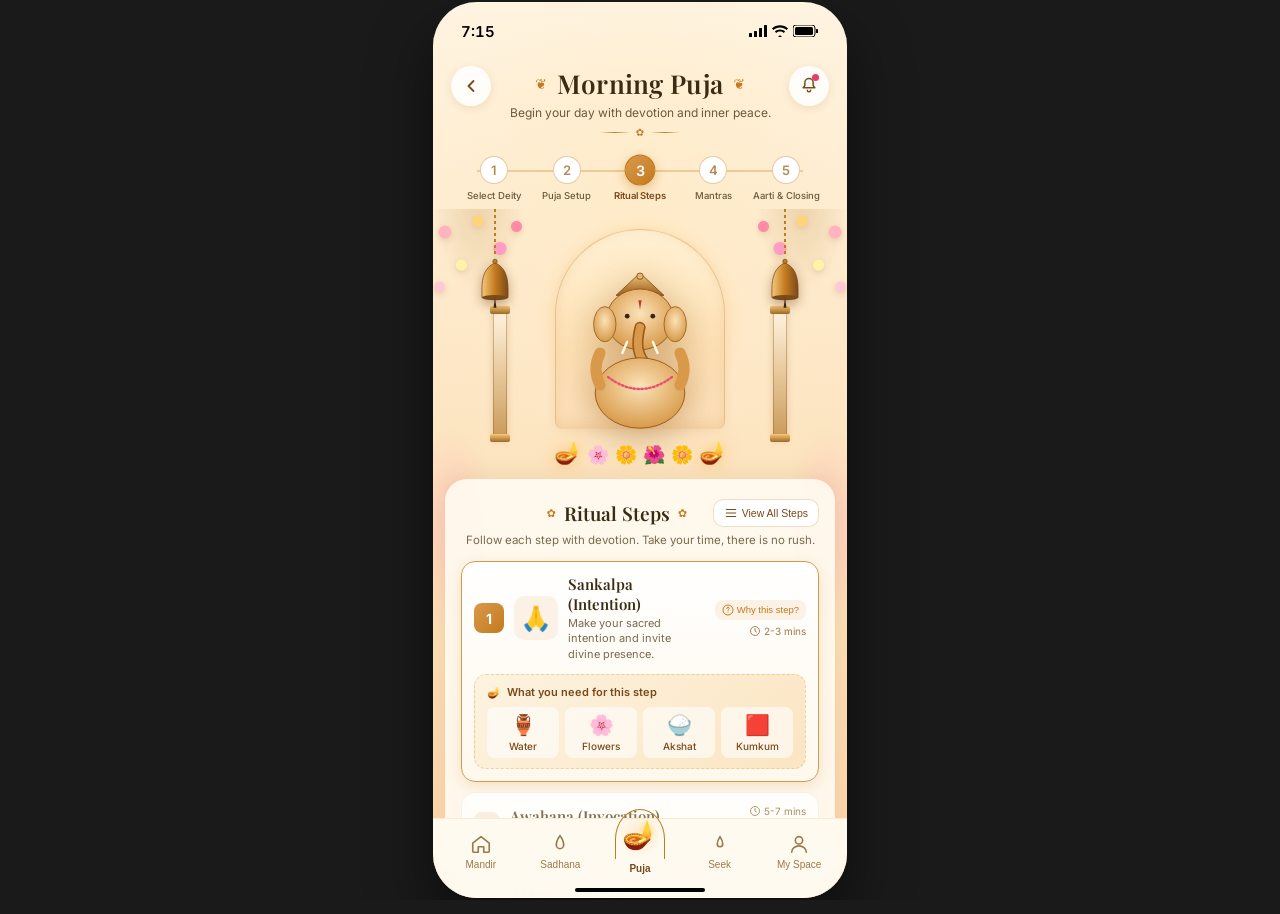
<file: index.html>
<!DOCTYPE html>
<html lang="en">
<head>
<meta charset="UTF-8" />
<meta name="viewport" content="width=device-width, initial-scale=1.0, maximum-scale=1.0, user-scalable=no" />
<title>Morning Puja · Devotional</title>
<link rel="preconnect" href="https://fonts.googleapis.com">
<link rel="preconnect" href="https://fonts.gstatic.com" crossorigin>
<link href="https://fonts.googleapis.com/css2?family=Playfair+Display:wght@500;600;700&family=Inter:wght@300;400;500;600;700&family=Noto+Sans+Devanagari:wght@500;600&display=swap" rel="stylesheet">
<link rel="stylesheet" href="styles.css" />
</head>
<body>
  <div class="phone">
    <!-- Status Bar -->
    <div class="status-bar">
      <span class="time">7:15</span>
      <div class="status-icons">
        <svg viewBox="0 0 18 12" width="18" height="12" aria-hidden="true"><g fill="#000"><rect x="0" y="8" width="3" height="4" rx="0.5"/><rect x="5" y="6" width="3" height="6" rx="0.5"/><rect x="10" y="3" width="3" height="9" rx="0.5"/><rect x="15" y="0" width="3" height="12" rx="0.5"/></g></svg>
        <svg viewBox="0 0 16 12" width="16" height="12" aria-hidden="true"><path d="M8 2.5c2.5 0 4.8.9 6.6 2.5l1.4-1.5C13.8 1.4 11 0.3 8 0.3S2.2 1.4 0 3.5L1.4 5C3.2 3.4 5.5 2.5 8 2.5zm0 4c1.4 0 2.7.5 3.7 1.4l1.4-1.5C11.7 5.2 9.9 4.5 8 4.5S4.3 5.2 2.9 6.4L4.3 7.9C5.3 7 6.6 6.5 8 6.5zm0 4c.7 0 1.3.2 1.8.7L8 13l-1.8-1.8c.5-.5 1.1-.7 1.8-.7z" fill="#000"/></svg>
        <svg viewBox="0 0 26 12" width="26" height="12" aria-hidden="true"><rect x="0" y="0" width="22" height="12" rx="3" ry="3" fill="none" stroke="#000" stroke-width="1"/><rect x="2" y="2" width="18" height="8" rx="1.5" fill="#000"/><rect x="23" y="4" width="2" height="4" rx="0.5" fill="#000"/></svg>
      </div>
    </div>

    <!-- Background Layer -->
    <div class="bg-layer"></div>

    <!-- Scrollable Content -->
    <main class="content">
      <!-- Top Bar -->
      <div class="top-bar">
        <button class="circle-btn back" aria-label="Back">
          <svg viewBox="0 0 24 24" width="20" height="20"><path d="M15 6l-6 6 6 6" fill="none" stroke="#7a4a1a" stroke-width="2.2" stroke-linecap="round" stroke-linejoin="round"/></svg>
        </button>

        <div class="title-wrap">
          <div class="title-row">
            <span class="ornament">&#10086;</span>
            <h1>Morning Puja</h1>
            <span class="ornament">&#10086;</span>
          </div>
          <p class="subtitle">Begin your day with devotion and inner peace.</p>
          <div class="title-divider"><span></span>&#10047;<span></span></div>
        </div>

        <button class="circle-btn bell" aria-label="Notifications">
          <svg viewBox="0 0 24 24" width="20" height="20"><path d="M12 3a5 5 0 00-5 5v3.5L5 14h14l-2-2.5V8a5 5 0 00-5-5z" fill="none" stroke="#7a4a1a" stroke-width="1.8" stroke-linejoin="round"/><path d="M10 17a2 2 0 004 0" fill="none" stroke="#7a4a1a" stroke-width="1.8" stroke-linecap="round"/></svg>
          <span class="dot"></span>
        </button>
      </div>

      <!-- Stepper -->
      <div class="stepper">
        <div class="stepper-line"></div>
        <div class="step" data-step="1">
          <div class="step-circle">1</div>
          <div class="step-label">Select Deity</div>
        </div>
        <div class="step" data-step="2">
          <div class="step-circle">2</div>
          <div class="step-label">Puja Setup</div>
        </div>
        <div class="step active" data-step="3">
          <div class="step-circle">3</div>
          <div class="step-label">Ritual Steps</div>
        </div>
        <div class="step" data-step="4">
          <div class="step-circle">4</div>
          <div class="step-label">Mantras</div>
        </div>
        <div class="step" data-step="5">
          <div class="step-circle">5</div>
          <div class="step-label">Aarti &amp; Closing</div>
        </div>
      </div>

      <!-- Deity Hero -->
      <div class="deity-hero">
        <div class="garland garland-left"></div>
        <div class="garland garland-right"></div>

        <div class="hanging hanging-left">
          <div class="chain"></div>
          <svg class="brass-bell" viewBox="0 0 60 80" width="44" height="58">
            <defs>
              <linearGradient id="bellGradL" x1="0" x2="1">
                <stop offset="0" stop-color="#f4c97a"/>
                <stop offset="0.5" stop-color="#c47a1f"/>
                <stop offset="1" stop-color="#7a4a1a"/>
              </linearGradient>
            </defs>
            <path d="M30 8 C16 14 12 28 12 44 L12 56 L48 56 L48 44 C48 28 44 14 30 8 Z" fill="url(#bellGradL)" stroke="#7a4a1a" stroke-width="1"/>
            <ellipse cx="30" cy="56" rx="18" ry="3.5" fill="#7a4a1a"/>
            <path d="M30 56 L28 70 L32 70 Z" fill="#3a2410"/>
            <circle cx="30" cy="6" r="3" fill="#c47a1f" stroke="#7a4a1a"/>
          </svg>
        </div>
        <div class="hanging hanging-right">
          <div class="chain"></div>
          <svg class="brass-bell" viewBox="0 0 60 80" width="44" height="58">
            <defs>
              <linearGradient id="bellGradR" x1="0" x2="1">
                <stop offset="0" stop-color="#f4c97a"/>
                <stop offset="0.5" stop-color="#c47a1f"/>
                <stop offset="1" stop-color="#7a4a1a"/>
              </linearGradient>
            </defs>
            <path d="M30 8 C16 14 12 28 12 44 L12 56 L48 56 L48 44 C48 28 44 14 30 8 Z" fill="url(#bellGradR)" stroke="#7a4a1a" stroke-width="1"/>
            <ellipse cx="30" cy="56" rx="18" ry="3.5" fill="#7a4a1a"/>
            <path d="M30 56 L28 70 L32 70 Z" fill="#3a2410"/>
            <circle cx="30" cy="6" r="3" fill="#c47a1f" stroke="#7a4a1a"/>
          </svg>
        </div>

        <div class="deity">
          <div class="halo"></div>
          <div class="arch"></div>
          <div class="pillar pillar-left"></div>
          <div class="pillar pillar-right"></div>

          <!-- Stylized Ganesha SVG -->
          <svg class="ganesha-svg" viewBox="0 0 200 220" width="160" height="180" aria-label="Ganesha">
            <defs>
              <radialGradient id="bodyG" cx="0.5" cy="0.4" r="0.6">
                <stop offset="0" stop-color="#fbe2b8"/>
                <stop offset="1" stop-color="#d89a4a"/>
              </radialGradient>
              <linearGradient id="crownG" x1="0" x2="0" y1="0" y2="1">
                <stop offset="0" stop-color="#f4c97a"/>
                <stop offset="1" stop-color="#9a5a1a"/>
              </linearGradient>
            </defs>
            <!-- crown -->
            <path d="M70 38 L100 10 L130 38 Z" fill="url(#crownG)" stroke="#7a4a1a" stroke-width="1"/>
            <circle cx="100" cy="14" r="4" fill="#e8b56b" stroke="#7a4a1a"/>
            <!-- head -->
            <ellipse cx="100" cy="68" rx="42" ry="38" fill="url(#bodyG)" stroke="#9a5a1a" stroke-width="1.2"/>
            <!-- ears -->
            <ellipse cx="56" cy="74" rx="14" ry="22" fill="url(#bodyG)" stroke="#9a5a1a" stroke-width="1"/>
            <ellipse cx="144" cy="74" rx="14" ry="22" fill="url(#bodyG)" stroke="#9a5a1a" stroke-width="1"/>
            <!-- trunk -->
            <path d="M100 78 Q92 110 108 124 Q120 134 112 146" fill="none" stroke="#9a5a1a" stroke-width="14" stroke-linecap="round"/>
            <path d="M100 78 Q92 110 108 124 Q120 134 112 146" fill="none" stroke="#d89a4a" stroke-width="10" stroke-linecap="round"/>
            <!-- tusks -->
            <path d="M84 96 L78 110" stroke="#fff8e0" stroke-width="3" stroke-linecap="round"/>
            <path d="M116 96 L122 110" stroke="#fff8e0" stroke-width="3" stroke-linecap="round"/>
            <!-- eyes -->
            <circle cx="84" cy="64" r="3" fill="#3a2410"/>
            <circle cx="116" cy="64" r="3" fill="#3a2410"/>
            <!-- tilak -->
            <path d="M98 44 L100 56 L102 44 Z" fill="#c0392b"/>
            <!-- body -->
            <ellipse cx="100" cy="160" rx="56" ry="44" fill="url(#bodyG)" stroke="#9a5a1a" stroke-width="1.2"/>
            <!-- arms -->
            <path d="M50 150 Q40 130 50 110" stroke="#d89a4a" stroke-width="14" fill="none" stroke-linecap="round"/>
            <path d="M150 150 Q160 130 150 110" stroke="#d89a4a" stroke-width="14" fill="none" stroke-linecap="round"/>
            <!-- garland on body -->
            <path d="M60 140 Q100 170 140 140" fill="none" stroke="#e8526b" stroke-width="3" stroke-linecap="round" stroke-dasharray="2,3"/>
          </svg>

          <div class="lamps-row">
            <span class="lamp">🪔</span>
            <span class="flower">🌸</span>
            <span class="flower">🌼</span>
            <span class="flower">🌺</span>
            <span class="flower">🌼</span>
            <span class="lamp">🪔</span>
          </div>
        </div>

        <div class="smoke smoke-left"><span></span><span></span><span></span></div>
        <div class="smoke smoke-right"><span></span><span></span><span></span></div>
      </div>

      <!-- Ritual Steps Card -->
      <section class="card ritual-card">
        <div class="ritual-header">
          <div class="ritual-title">
            <span class="leaf">&#10047;</span>
            <h2>Ritual Steps</h2>
            <span class="leaf">&#10047;</span>
          </div>
          <button class="view-all">
            <svg viewBox="0 0 24 24" width="14" height="14"><path d="M4 6h16M4 12h16M4 18h16" fill="none" stroke="#7a4a1a" stroke-width="2" stroke-linecap="round"/></svg>
            View All Steps
          </button>
        </div>
        <p class="ritual-subtitle">Follow each step with devotion. Take your time, there is no rush.</p>

        <!-- Step 1 Expanded -->
        <article class="step-item expanded" data-step-item="1">
          <div class="step-row">
            <div class="step-num">1</div>
            <div class="step-icon">🙏</div>
            <div class="step-info">
              <h3>Sankalpa (Intention)</h3>
              <p>Make your sacred intention and invite divine presence.</p>
            </div>
            <div class="step-meta">
              <button class="why-btn">
                <svg viewBox="0 0 24 24" width="12" height="12"><circle cx="12" cy="12" r="10" fill="none" stroke="#c47a1f" stroke-width="2"/><path d="M9.5 9a2.5 2.5 0 015 0c0 1.5-2.5 2-2.5 3.5M12 16h.01" fill="none" stroke="#c47a1f" stroke-width="2" stroke-linecap="round"/></svg>
                Why this step?
              </button>
              <div class="duration">
                <svg viewBox="0 0 24 24" width="12" height="12"><circle cx="12" cy="12" r="9" fill="none" stroke="#9a7a4a" stroke-width="1.8"/><path d="M12 7v5l3 2" fill="none" stroke="#9a7a4a" stroke-width="1.8" stroke-linecap="round"/></svg>
                2-3 mins
              </div>
              <svg class="chev" viewBox="0 0 24 24" width="16" height="16"><path d="M9 6l6 6-6 6" fill="none" stroke="#c47a1f" stroke-width="2" stroke-linecap="round" stroke-linejoin="round"/></svg>
            </div>
          </div>

          <div class="step-needs">
            <div class="needs-title"><span>🪔</span> What you need for this step</div>
            <div class="needs-items">
              <div class="need-item"><span class="ico">🏺</span><span>Water</span></div>
              <div class="need-item"><span class="ico">🌸</span><span>Flowers</span></div>
              <div class="need-item"><span class="ico">🍚</span><span>Akshat</span></div>
              <div class="need-item"><span class="ico">🟥</span><span>Kumkum</span></div>
            </div>
          </div>
        </article>

        <!-- Step 2 -->
        <article class="step-item locked" data-step-item="2">
          <div class="step-row">
            <div class="step-num small">2</div>
            <div class="step-info">
              <h3>Awahana (Invocation)</h3>
              <p>Invite the deity to be present.</p>
            </div>
            <div class="step-meta">
              <div class="duration">
                <svg viewBox="0 0 24 24" width="12" height="12"><circle cx="12" cy="12" r="9" fill="none" stroke="#9a7a4a" stroke-width="1.8"/><path d="M12 7v5l3 2" fill="none" stroke="#9a7a4a" stroke-width="1.8" stroke-linecap="round"/></svg>
                5-7 mins
              </div>
              <div class="lock">
                <svg viewBox="0 0 24 24" width="14" height="14"><rect x="5" y="11" width="14" height="9" rx="2" fill="none" stroke="#b9a079" stroke-width="1.8"/><path d="M8 11V8a4 4 0 018 0v3" fill="none" stroke="#b9a079" stroke-width="1.8"/></svg>
              </div>
            </div>
          </div>
        </article>

        <!-- Step 3 -->
        <article class="step-item locked" data-step-item="3">
          <div class="step-row">
            <div class="step-num small">3</div>
            <div class="step-info">
              <h3>Asana &amp; Padhya</h3>
              <p>Offer a seat and sacred water.</p>
            </div>
            <div class="step-meta">
              <div class="duration">
                <svg viewBox="0 0 24 24" width="12" height="12"><circle cx="12" cy="12" r="9" fill="none" stroke="#9a7a4a" stroke-width="1.8"/><path d="M12 7v5l3 2" fill="none" stroke="#9a7a4a" stroke-width="1.8" stroke-linecap="round"/></svg>
                3-4 mins
              </div>
              <div class="lock">
                <svg viewBox="0 0 24 24" width="14" height="14"><rect x="5" y="11" width="14" height="9" rx="2" fill="none" stroke="#b9a079" stroke-width="1.8"/><path d="M8 11V8a4 4 0 018 0v3" fill="none" stroke="#b9a079" stroke-width="1.8"/></svg>
              </div>
            </div>
          </div>
        </article>

        <!-- Step 4 -->
        <article class="step-item locked" data-step-item="4">
          <div class="step-row">
            <div class="step-num small">4</div>
            <div class="step-info">
              <h3>Snana (Abhishekam)</h3>
              <p>Ritual bath and purification.</p>
            </div>
            <div class="step-meta">
              <div class="duration">
                <svg viewBox="0 0 24 24" width="12" height="12"><circle cx="12" cy="12" r="9" fill="none" stroke="#9a7a4a" stroke-width="1.8"/><path d="M12 7v5l3 2" fill="none" stroke="#9a7a4a" stroke-width="1.8" stroke-linecap="round"/></svg>
                10-15 mins
              </div>
              <div class="lock">
                <svg viewBox="0 0 24 24" width="14" height="14"><rect x="5" y="11" width="14" height="9" rx="2" fill="none" stroke="#b9a079" stroke-width="1.8"/><path d="M8 11V8a4 4 0 018 0v3" fill="none" stroke="#b9a079" stroke-width="1.8"/></svg>
              </div>
            </div>
          </div>
        </article>

        <!-- Step 5 -->
        <article class="step-item locked" data-step-item="5">
          <div class="step-row">
            <div class="step-num small">5</div>
            <div class="step-info">
              <h3>Alankara (Decoration)</h3>
              <p>Offer garments, flowers and ornaments.</p>
            </div>
            <div class="step-meta">
              <div class="duration">
                <svg viewBox="0 0 24 24" width="12" height="12"><circle cx="12" cy="12" r="9" fill="none" stroke="#9a7a4a" stroke-width="1.8"/><path d="M12 7v5l3 2" fill="none" stroke="#9a7a4a" stroke-width="1.8" stroke-linecap="round"/></svg>
                7-10 mins
              </div>
              <div class="lock">
                <svg viewBox="0 0 24 24" width="14" height="14"><rect x="5" y="11" width="14" height="9" rx="2" fill="none" stroke="#b9a079" stroke-width="1.8"/><path d="M8 11V8a4 4 0 018 0v3" fill="none" stroke="#b9a079" stroke-width="1.8"/></svg>
              </div>
            </div>
          </div>
        </article>
      </section>

      <!-- Bottom Widgets Row -->
      <section class="widgets">
        <div class="widget chant">
          <div class="widget-title">Chant Counter</div>
          <div class="chant-body">
            <div class="mala">📿</div>
            <div class="chant-text">
              <div class="chant-count" id="chantCount">108</div>
              <div class="chant-sub">Mantra Japa</div>
            </div>
          </div>
        </div>

        <div class="widget audio">
          <div class="mantra-text">ॐ गं गणपतये नमः</div>
          <div class="audio-row">
            <div class="waveform" id="waveform"></div>
            <button class="play-btn" id="playBtn" aria-label="Play">
              <svg viewBox="0 0 24 24" width="14" height="14"><path d="M8 5v14l11-7L8 5z" fill="#fff"/></svg>
            </button>
          </div>
        </div>

        <div class="widget progress">
          <div class="widget-title">Today's Progress</div>
          <div class="progress-body">
            <div class="lotus">🪷</div>
            <div class="progress-text">
              <div class="progress-percent" id="progressPercent">0%</div>
              <div class="progress-sub">Steps Completed</div>
            </div>
          </div>
        </div>
      </section>

      <!-- CTA Button -->
      <button class="cta" id="startStepBtn">
        <span class="cta-icon">🪔</span>
        <span class="cta-text">
          <strong>Start Step 1</strong>
          <small>Sankalpa (Intention)</small>
        </span>
        <svg viewBox="0 0 24 24" width="18" height="18"><path d="M9 6l6 6-6 6" fill="none" stroke="#fff" stroke-width="2.4" stroke-linecap="round" stroke-linejoin="round"/></svg>
      </button>

      <div class="bottom-spacer"></div>
    </main>

    <!-- Bottom Nav -->
    <nav class="bottom-nav">
      <button class="nav-item" data-nav="mandir">
        <svg viewBox="0 0 24 24" width="22" height="22"><path d="M3 11l9-7 9 7v9a1 1 0 01-1 1h-5v-6h-6v6H4a1 1 0 01-1-1v-9z" fill="none" stroke="#9a7a4a" stroke-width="1.8" stroke-linejoin="round"/></svg>
        <span>Mandir</span>
      </button>
      <button class="nav-item" data-nav="sadhana">
        <svg viewBox="0 0 24 24" width="22" height="22"><path d="M12 3c-3 4-4 7-4 10a4 4 0 008 0c0-3-1-6-4-10z" fill="none" stroke="#9a7a4a" stroke-width="1.8"/></svg>
        <span>Sadhana</span>
      </button>
      <button class="nav-item center active" data-nav="puja">
        <div class="diya-wrap">
          <div class="diya-arch"></div>
          <div class="diya">🪔</div>
        </div>
        <span>Puja</span>
      </button>
      <button class="nav-item" data-nav="seek">
        <svg viewBox="0 0 24 24" width="22" height="22"><path d="M12 4c2 3 3 6 3 8a3 3 0 11-6 0c0-2 1-5 3-8z" fill="none" stroke="#9a7a4a" stroke-width="1.8"/></svg>
        <span>Seek</span>
      </button>
      <button class="nav-item" data-nav="myspace">
        <svg viewBox="0 0 24 24" width="22" height="22"><circle cx="12" cy="8" r="4" fill="none" stroke="#9a7a4a" stroke-width="1.8"/><path d="M4 21c0-4 4-7 8-7s8 3 8 7" fill="none" stroke="#9a7a4a" stroke-width="1.8" stroke-linecap="round"/></svg>
        <span>My Space</span>
      </button>
    </nav>

    <div class="home-indicator"></div>
  </div>

  <script src="script.js"></script>
</body>
</html>
</file>
<file: styles.css>
* { box-sizing: border-box; margin: 0; padding: 0; }

:root {
  --gold-1: #d89a4a;
  --gold-2: #c47a1f;
  --gold-3: #e8b56b;
  --cream-1: #fff8ec;
  --cream-2: #faecd2;
  --cream-3: #f5dfb5;
  --brown-1: #7a4a1a;
  --brown-2: #9a7a4a;
  --brown-3: #b9a079;
  --text: #3a2b13;
}

html, body {
  height: 100%;
  background: #1a1a1a;
  font-family: 'Inter', system-ui, -apple-system, sans-serif;
  color: var(--text);
  overflow: hidden;
}

body {
  display: flex;
  align-items: center;
  justify-content: center;
  padding: 16px;
}

.phone {
  width: 100%;
  max-width: 414px;
  height: 100vh;
  max-height: 896px;
  border-radius: 44px;
  background: linear-gradient(180deg, #fff4e0 0%, #fde7c6 30%, #fbd9a5 100%);
  position: relative;
  overflow: hidden;
  box-shadow: 0 30px 60px rgba(0,0,0,0.5), inset 0 0 0 8px #111;
}

/* Status Bar */
.status-bar {
  position: absolute;
  top: 0; left: 0; right: 0;
  height: 44px;
  display: flex;
  justify-content: space-between;
  align-items: center;
  padding: 14px 28px 0;
  z-index: 50;
  font-size: 15px;
  font-weight: 600;
  color: #000;
}
.status-icons { display: flex; gap: 5px; align-items: center; }
.time { font-feature-settings: "tnum"; }

/* Background decorative layer */
.bg-layer {
  position: absolute; inset: 0;
  background:
    radial-gradient(ellipse 80% 40% at 50% 25%, rgba(255,235,200,0.9) 0%, transparent 70%),
    radial-gradient(circle at 10% 100%, rgba(255,200,180,0.3) 0%, transparent 40%),
    radial-gradient(circle at 90% 100%, rgba(255,200,180,0.3) 0%, transparent 40%),
    linear-gradient(180deg, #fff4e0 0%, #fde7c6 40%, #fbd9a5 100%);
  z-index: 0;
}
.bg-layer::before, .bg-layer::after {
  content: '';
  position: absolute;
  bottom: 30%;
  width: 80px; height: 200px;
  background: radial-gradient(ellipse, rgba(255,160,180,0.4) 0%, transparent 70%);
  filter: blur(8px);
}
.bg-layer::before { left: -20px; }
.bg-layer::after { right: -20px; }

/* Content */
.content {
  position: relative;
  z-index: 1;
  height: 100%;
  overflow-y: auto;
  padding: 56px 0 100px;
  scrollbar-width: none;
}
.content::-webkit-scrollbar { display: none; }

/* Top Bar */
.top-bar {
  display: flex;
  align-items: flex-start;
  padding: 8px 18px 0;
  gap: 8px;
}
.circle-btn {
  width: 40px; height: 40px;
  border-radius: 50%;
  background: rgba(255,255,255,0.85);
  border: none;
  display: flex;
  align-items: center;
  justify-content: center;
  cursor: pointer;
  box-shadow: 0 2px 8px rgba(150,100,40,0.15);
  position: relative;
  flex-shrink: 0;
  transition: transform 0.15s;
}
.circle-btn:active { transform: scale(0.92); }
.bell .dot {
  position: absolute;
  top: 8px; right: 10px;
  width: 7px; height: 7px;
  background: #e83e6b;
  border-radius: 50%;
}

.title-wrap {
  flex: 1;
  text-align: center;
  padding: 0 4px;
}
.title-row {
  display: flex;
  align-items: center;
  justify-content: center;
  gap: 10px;
}
.title-row h1 {
  font-family: 'Playfair Display', serif;
  font-weight: 600;
  font-size: 26px;
  color: var(--text);
  letter-spacing: 0.3px;
}
.ornament {
  color: var(--gold-2);
  font-size: 14px;
}
.subtitle {
  font-size: 12px;
  color: #6b5b3a;
  margin-top: 4px;
  font-weight: 400;
}
.title-divider {
  margin-top: 6px;
  display: flex;
  align-items: center;
  justify-content: center;
  gap: 6px;
  color: var(--gold-2);
  font-size: 10px;
}
.title-divider span {
  display: inline-block;
  width: 30px;
  height: 1px;
  background: linear-gradient(90deg, transparent, var(--gold-2), transparent);
}

/* Stepper */
.stepper {
  display: flex;
  justify-content: space-between;
  padding: 18px 24px 0;
  position: relative;
}
.stepper-line {
  position: absolute;
  top: 32px;
  left: 44px; right: 44px;
  height: 1.5px;
  background: rgba(196, 122, 31, 0.3);
  z-index: 0;
}
.step {
  display: flex;
  flex-direction: column;
  align-items: center;
  gap: 6px;
  z-index: 1;
  flex: 1;
  cursor: pointer;
}
.step-circle {
  width: 28px; height: 28px;
  border-radius: 50%;
  background: #fff;
  border: 1.5px solid rgba(196, 122, 31, 0.4);
  display: flex;
  align-items: center;
  justify-content: center;
  font-size: 13px;
  font-weight: 600;
  color: #b58a55;
  transition: all 0.3s;
}
.step.active .step-circle {
  background: linear-gradient(135deg, var(--gold-1), var(--gold-2));
  border-color: var(--gold-2);
  color: #fff;
  box-shadow: 0 3px 10px rgba(196, 122, 31, 0.4);
  transform: scale(1.1);
}
.step-label {
  font-size: 9.5px;
  color: #6b5b3a;
  text-align: center;
  font-weight: 500;
  white-space: nowrap;
}
.step.active .step-label {
  color: var(--brown-1);
  font-weight: 600;
}

/* Deity Hero */
.deity-hero {
  position: relative;
  height: 270px;
  margin: 8px 0 0;
  display: flex;
  align-items: flex-end;
  justify-content: center;
  overflow: hidden;
}

/* Floral garlands across top corners */
.garland {
  position: absolute;
  top: -10px;
  width: 110px;
  height: 110px;
  background:
    radial-gradient(circle at 20% 30%, #ffb3c1 0 6px, transparent 7px),
    radial-gradient(circle at 50% 20%, #ffd479 0 5px, transparent 6px),
    radial-gradient(circle at 70% 45%, #ff9ec3 0 6px, transparent 7px),
    radial-gradient(circle at 35% 60%, #fff3a8 0 5px, transparent 6px),
    radial-gradient(circle at 65% 75%, #ffb27a 0 6px, transparent 7px),
    radial-gradient(circle at 85% 25%, #ff8aa8 0 5px, transparent 6px),
    radial-gradient(circle at 15% 80%, #ffc9d4 0 5px, transparent 6px),
    radial-gradient(ellipse at top, rgba(200,160,90,0.25), transparent 60%);
  filter: drop-shadow(0 2px 3px rgba(150,90,40,0.2));
  pointer-events: none;
}
.garland-left { left: -10px; }
.garland-right { right: -10px; transform: scaleX(-1); }

.hanging {
  position: absolute;
  top: 0;
  display: flex;
  flex-direction: column;
  align-items: center;
  z-index: 3;
}
.hanging-left { left: 40px; }
.hanging-right { right: 40px; }
.chain {
  width: 2px;
  height: 48px;
  background: repeating-linear-gradient(180deg, var(--gold-2) 0px, var(--gold-2) 3px, transparent 3px, transparent 6px);
}
.brass-bell {
  filter: drop-shadow(0 4px 6px rgba(120,70,20,0.45));
  animation: sway 4s ease-in-out infinite;
  transform-origin: top center;
}
.hanging-right .brass-bell { animation-delay: -2s; }
@keyframes sway {
  0%, 100% { transform: rotate(-3deg); }
  50% { transform: rotate(3deg); }
}

.deity {
  position: relative;
  width: 100%;
  height: 100%;
  display: flex;
  align-items: flex-end;
  justify-content: center;
}
.halo {
  position: absolute;
  bottom: 60px;
  left: 50%;
  transform: translateX(-50%);
  width: 200px;
  height: 200px;
  background: radial-gradient(circle, rgba(255,230,150,0.55) 0%, rgba(255,200,120,0.2) 50%, transparent 75%);
  border-radius: 50%;
  filter: blur(4px);
}
.arch {
  position: absolute;
  bottom: 50px;
  left: 50%;
  transform: translateX(-50%);
  width: 170px;
  height: 200px;
  background: linear-gradient(180deg, rgba(255,245,220,0.7) 0%, rgba(255,225,180,0.5) 60%, rgba(255,210,160,0.3) 100%);
  border: 1.5px solid rgba(196,122,31,0.35);
  border-bottom: none;
  border-radius: 85px 85px 8px 8px;
  box-shadow: inset 0 -4px 14px rgba(196,122,31,0.18), 0 2px 10px rgba(196,122,31,0.12);
}
.pillar {
  position: absolute;
  bottom: 40px;
  width: 14px;
  height: 130px;
  background: linear-gradient(180deg, #fff4e0, #e8c89a 50%, #c89a5a);
  border: 1px solid rgba(154,90,26,0.4);
  border-radius: 3px;
  box-shadow: 0 2px 6px rgba(120,70,20,0.2);
}
.pillar::before, .pillar::after {
  content: '';
  position: absolute;
  left: -4px; right: -4px;
  height: 8px;
  background: linear-gradient(180deg, #f4c97a, #a06824);
  border-radius: 2px;
}
.pillar::before { top: -4px; }
.pillar::after { bottom: -4px; }
.pillar-left { left: 60px; }
.pillar-right { right: 60px; }

.ganesha-svg {
  position: relative;
  z-index: 2;
  filter: drop-shadow(0 8px 18px rgba(150,90,30,0.45));
  margin-bottom: 36px;
}
.lamps-row {
  position: absolute;
  bottom: 14px;
  left: 50%;
  transform: translateX(-50%);
  display: flex;
  gap: 6px;
  font-size: 20px;
  z-index: 4;
  align-items: flex-end;
}
.lamps-row .lamp {
  font-size: 22px;
  filter: drop-shadow(0 0 8px rgba(255,180,80,0.7));
}
.lamps-row .flower { font-size: 18px; }

.smoke {
  position: absolute;
  bottom: 38px;
  display: flex;
  flex-direction: column;
  align-items: center;
  z-index: 1;
}
.smoke-left { left: 30px; }
.smoke-right { right: 30px; }
.smoke span {
  display: block;
  width: 18px;
  height: 18px;
  background: radial-gradient(circle, rgba(255,255,255,0.55), transparent 70%);
  border-radius: 50%;
  animation: rise 3s ease-in infinite;
  opacity: 0;
}
.smoke span:nth-child(2) { animation-delay: 1s; }
.smoke span:nth-child(3) { animation-delay: 2s; }
@keyframes rise {
  0% { transform: translateY(0) scale(0.6); opacity: 0; }
  30% { opacity: 0.7; }
  100% { transform: translateY(-40px) scale(1.4); opacity: 0; }
}

/* Card */
.card {
  background: rgba(255, 250, 240, 0.92);
  backdrop-filter: blur(8px);
  border-radius: 22px 22px 0 0;
  margin: 0 12px;
  padding: 20px 16px 16px;
  box-shadow: 0 -4px 20px rgba(150,100,40,0.1);
}

.ritual-header {
  display: flex;
  justify-content: space-between;
  align-items: center;
  margin-bottom: 6px;
}
.ritual-title {
  display: flex;
  align-items: center;
  gap: 8px;
  flex: 1;
  justify-content: center;
  margin-left: 60px;
}
.ritual-title h2 {
  font-family: 'Playfair Display', serif;
  font-weight: 600;
  font-size: 19px;
  color: var(--text);
}
.leaf {
  color: var(--gold-2);
  font-size: 11px;
}
.view-all {
  background: #fff;
  border: 1px solid rgba(196, 122, 31, 0.25);
  border-radius: 10px;
  padding: 6px 10px;
  font-size: 10.5px;
  color: var(--brown-1);
  font-weight: 500;
  display: flex;
  align-items: center;
  gap: 4px;
  cursor: pointer;
  white-space: nowrap;
}
.ritual-subtitle {
  text-align: center;
  font-size: 11.5px;
  color: #7a6a4a;
  margin-bottom: 14px;
}

/* Step Item */
.step-item {
  background: #fff;
  border-radius: 14px;
  margin-bottom: 10px;
  border: 1px solid rgba(196, 122, 31, 0.12);
  overflow: hidden;
  transition: all 0.3s;
  cursor: pointer;
}
.step-item.expanded {
  border-color: var(--gold-1);
  box-shadow: 0 4px 14px rgba(196, 122, 31, 0.18);
  background: linear-gradient(180deg, #fff 0%, #fff8ec 100%);
}
.step-row {
  display: flex;
  align-items: center;
  padding: 12px 12px;
  gap: 10px;
}
.step-num {
  width: 30px; height: 30px;
  border-radius: 8px;
  background: linear-gradient(135deg, var(--gold-1), var(--gold-2));
  color: #fff;
  display: flex;
  align-items: center;
  justify-content: center;
  font-weight: 700;
  font-size: 14px;
  flex-shrink: 0;
}
.step-num.small {
  width: 26px; height: 26px;
  background: rgba(216, 154, 74, 0.18);
  color: var(--brown-1);
  font-size: 12px;
}
.step-icon {
  width: 44px; height: 44px;
  border-radius: 10px;
  background: rgba(216, 154, 74, 0.12);
  display: flex;
  align-items: center;
  justify-content: center;
  font-size: 24px;
  flex-shrink: 0;
}
.step-info {
  flex: 1;
  min-width: 0;
}
.step-info h3 {
  font-family: 'Playfair Display', serif;
  font-weight: 600;
  font-size: 15px;
  color: var(--text);
  margin-bottom: 2px;
}
.step-info p {
  font-size: 11px;
  color: #7a6a4a;
  line-height: 1.4;
}
.step-meta {
  display: flex;
  flex-direction: column;
  align-items: flex-end;
  gap: 5px;
  flex-shrink: 0;
}
.why-btn {
  background: rgba(216, 154, 74, 0.12);
  border: none;
  border-radius: 8px;
  padding: 4px 7px;
  font-size: 9.5px;
  color: var(--gold-2);
  display: flex;
  align-items: center;
  gap: 3px;
  cursor: pointer;
  font-weight: 500;
  white-space: nowrap;
}
.duration {
  font-size: 10px;
  color: var(--brown-2);
  display: flex;
  align-items: center;
  gap: 3px;
  white-space: nowrap;
}
.chev {
  position: absolute;
  right: 8px;
}
.step-item.expanded .chev { display: none; }
.lock {
  width: 22px; height: 22px;
  border-radius: 6px;
  background: rgba(185, 160, 121, 0.15);
  display: flex;
  align-items: center;
  justify-content: center;
}
.step-item.locked { opacity: 0.85; }
.step-item.locked .step-info h3 { color: #6a5a3a; }

/* Needs section */
.step-needs {
  margin: 0 12px 12px;
  background: linear-gradient(135deg, #fdf3e0, #fbe5c2);
  border-radius: 12px;
  padding: 10px 12px;
  border: 1px dashed rgba(196, 122, 31, 0.25);
}
.needs-title {
  font-size: 11px;
  color: var(--brown-1);
  font-weight: 600;
  margin-bottom: 8px;
  display: flex;
  align-items: center;
  gap: 6px;
}
.needs-items {
  display: flex;
  justify-content: space-between;
  gap: 6px;
}
.need-item {
  flex: 1;
  display: flex;
  flex-direction: column;
  align-items: center;
  gap: 3px;
  background: rgba(255,255,255,0.6);
  border-radius: 8px;
  padding: 6px 4px;
  font-size: 10px;
  color: var(--brown-1);
  font-weight: 500;
}
.need-item .ico { font-size: 20px; }

/* Widgets */
.widgets {
  display: grid;
  grid-template-columns: 1fr 1.4fr 1fr;
  gap: 6px;
  padding: 12px;
  margin: 0 4px;
}
.widget {
  background: rgba(255, 250, 240, 0.95);
  border-radius: 14px;
  padding: 10px 8px;
  border: 1px solid rgba(196, 122, 31, 0.1);
  display: flex;
  flex-direction: column;
  align-items: center;
  justify-content: center;
  text-align: center;
  min-height: 80px;
}
.widget-title {
  font-size: 10px;
  color: var(--brown-1);
  font-weight: 600;
  margin-bottom: 4px;
}
.chant-body, .progress-body {
  display: flex;
  align-items: center;
  gap: 6px;
}
.mala, .lotus { font-size: 22px; }
.chant-count, .progress-percent {
  font-family: 'Playfair Display', serif;
  font-size: 20px;
  font-weight: 700;
  color: var(--gold-2);
  line-height: 1;
}
.chant-sub, .progress-sub {
  font-size: 9px;
  color: #7a6a4a;
}
.audio { padding: 8px; }
.mantra-text {
  font-family: 'Noto Sans Devanagari', serif;
  font-size: 13px;
  color: var(--gold-2);
  font-weight: 600;
  margin-bottom: 4px;
}
.audio-row {
  display: flex;
  align-items: center;
  gap: 6px;
  width: 100%;
}
.waveform {
  flex: 1;
  height: 28px;
  display: flex;
  align-items: center;
  gap: 1.5px;
  justify-content: center;
}
.waveform .bar {
  width: 2px;
  background: var(--gold-1);
  border-radius: 1px;
  transition: height 0.2s;
}
.play-btn {
  width: 28px; height: 28px;
  border-radius: 50%;
  background: linear-gradient(135deg, var(--gold-1), var(--gold-2));
  border: none;
  display: flex;
  align-items: center;
  justify-content: center;
  cursor: pointer;
  box-shadow: 0 2px 6px rgba(196,122,31,0.4);
  flex-shrink: 0;
}
.play-btn.playing svg { display: none; }
.play-btn.playing::before {
  content: '';
  width: 8px; height: 10px;
  border-left: 3px solid #fff;
  border-right: 3px solid #fff;
}

/* CTA */
.cta {
  margin: 4px 16px 0;
  width: calc(100% - 32px);
  background: linear-gradient(135deg, var(--gold-1) 0%, var(--gold-2) 100%);
  border: none;
  border-radius: 16px;
  padding: 14px 18px;
  color: #fff;
  display: flex;
  align-items: center;
  gap: 10px;
  cursor: pointer;
  box-shadow: 0 6px 20px rgba(196, 122, 31, 0.45);
  transition: transform 0.15s;
}
.cta:active { transform: scale(0.98); }
.cta-icon { font-size: 22px; }
.cta-text {
  flex: 1;
  display: flex;
  flex-direction: column;
  align-items: flex-start;
  text-align: left;
}
.cta-text strong {
  font-family: 'Playfair Display', serif;
  font-size: 17px;
  font-weight: 600;
}
.cta-text small {
  font-size: 11px;
  opacity: 0.92;
  font-weight: 400;
}

.bottom-spacer { height: 24px; }

/* Bottom Nav */
.bottom-nav {
  position: absolute;
  bottom: 0; left: 0; right: 0;
  height: 80px;
  background: rgba(255, 250, 240, 0.97);
  backdrop-filter: blur(12px);
  display: flex;
  justify-content: space-around;
  align-items: center;
  padding: 0 8px 14px;
  border-top: 1px solid rgba(196, 122, 31, 0.12);
  z-index: 40;
}
.nav-item {
  background: none;
  border: none;
  display: flex;
  flex-direction: column;
  align-items: center;
  gap: 4px;
  color: var(--brown-2);
  font-size: 10px;
  font-weight: 500;
  cursor: pointer;
  flex: 1;
  position: relative;
}
.nav-item.active { color: var(--brown-1); font-weight: 600; }
.nav-item.center {
  margin-top: -20px;
}
.diya-wrap {
  position: relative;
  width: 50px;
  height: 50px;
  display: flex;
  align-items: center;
  justify-content: center;
}
.diya-arch {
  position: absolute;
  inset: 0;
  border: 1.5px solid var(--gold-2);
  border-bottom: none;
  border-radius: 50% 50% 0 0 / 60% 60% 0 0;
  background: radial-gradient(ellipse at center, rgba(255,210,140,0.4), transparent 70%);
}
.diya { font-size: 28px; z-index: 2; }

.home-indicator {
  position: absolute;
  bottom: 6px;
  left: 50%;
  transform: translateX(-50%);
  width: 130px;
  height: 4px;
  background: #000;
  border-radius: 2px;
  z-index: 60;
}

/* Toast */
.toast {
  position: absolute;
  bottom: 100px;
  left: 50%;
  transform: translateX(-50%) translateY(20px);
  background: rgba(50, 30, 10, 0.92);
  color: #fff;
  padding: 10px 16px;
  border-radius: 20px;
  font-size: 12px;
  opacity: 0;
  transition: all 0.3s;
  z-index: 100;
  pointer-events: none;
}
.toast.show {
  opacity: 1;
  transform: translateX(-50%) translateY(0);
}
</file>
